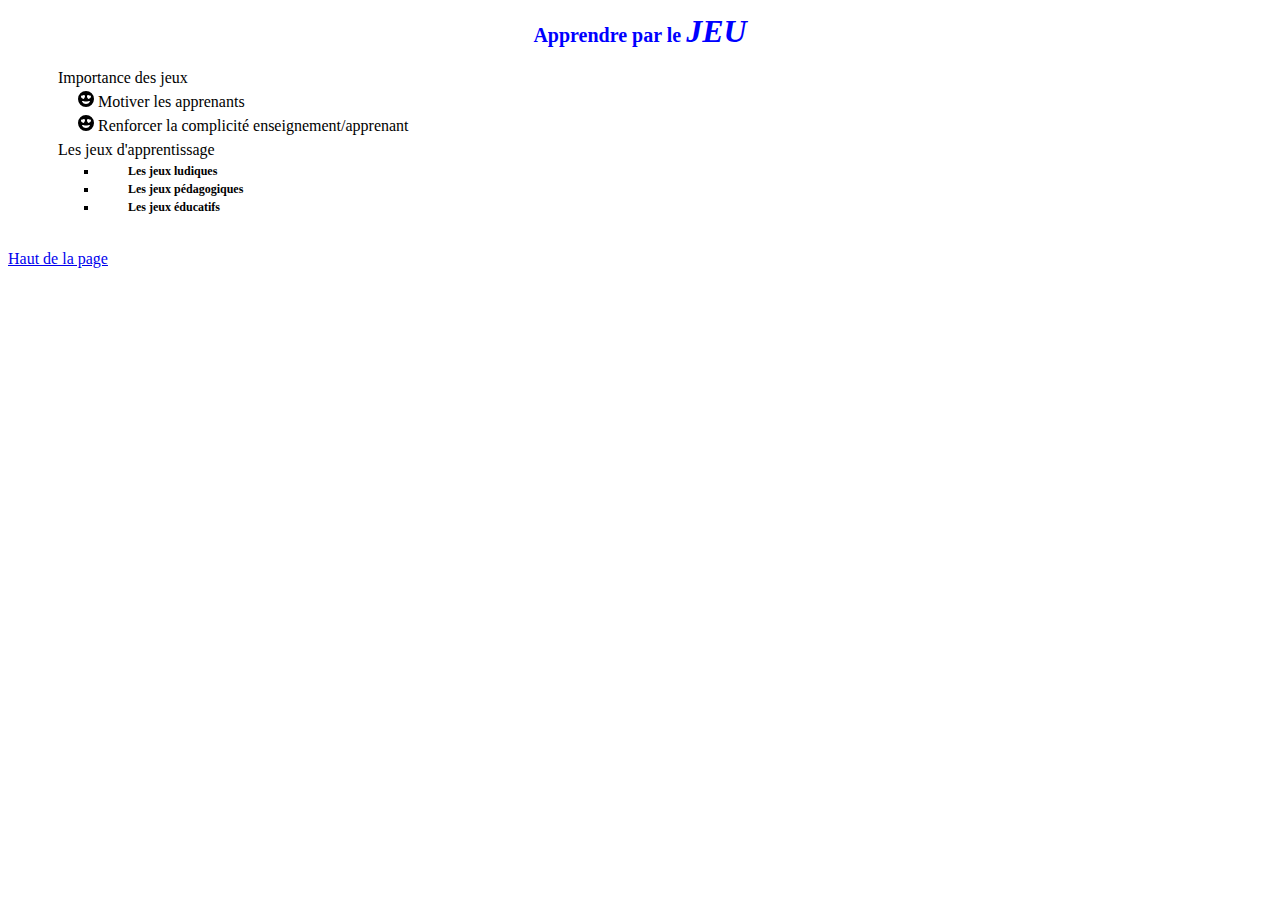
<file: testpratique/AJSITE/index.html>
<!DOCTYPE html>
<html lang="en">
<head>
    <meta charset="UTF-8">
    <meta http-equiv="X-UA-Compatible" content="IE=edge">
    <meta name="viewport" content="width=device-width, initial-scale=1.0">
    <link rel="stylesheet" href="css/Stylejeux.css">
    <title>Votre titre</title>
</head>
<body>
    <h1 class="title">Apprendre par le <span class="spantitle">jeu</span></h1>

    <ol>
        <li>Importance des jeux
            <ol>
                <svg xmlns="http://www.w3.org/2000/svg" width="16" height="16" fill="currentColor" class="bi bi-emoji-heart-eyes-fill" viewBox="0 0 16 16">
                    <path d="M8 0a8 8 0 1 0 0 16A8 8 0 0 0 8 0M4.756 4.566c.763-1.424 4.02-.12.952 3.434-4.496-1.596-2.35-4.298-.952-3.434m6.559 5.448a.5.5 0 0 1 .548.736A4.5 4.5 0 0 1 7.965 13a4.5 4.5 0 0 1-3.898-2.25.5.5 0 0 1 .548-.736h.005l.017.005.067.015.252.055c.215.046.515.108.857.169.693.124 1.522.242 2.152.242s1.46-.118 2.152-.242a27 27 0 0 0 1.109-.224l.067-.015.017-.004.005-.002zm-.07-5.448c1.397-.864 3.543 1.838-.953 3.434-3.067-3.554.19-4.858.952-3.434z"/>
                  </svg> Motiver les apprenants </br>

                  <svg xmlns="http://www.w3.org/2000/svg" width="16" height="16" fill="currentColor" class="bi bi-emoji-heart-eyes-fill" viewBox="0 0 16 16">
                    <path d="M8 0a8 8 0 1 0 0 16A8 8 0 0 0 8 0M4.756 4.566c.763-1.424 4.02-.12.952 3.434-4.496-1.596-2.35-4.298-.952-3.434m6.559 5.448a.5.5 0 0 1 .548.736A4.5 4.5 0 0 1 7.965 13a4.5 4.5 0 0 1-3.898-2.25.5.5 0 0 1 .548-.736h.005l.017.005.067.015.252.055c.215.046.515.108.857.169.693.124 1.522.242 2.152.242s1.46-.118 2.152-.242a27 27 0 0 0 1.109-.224l.067-.015.017-.004.005-.002zm-.07-5.448c1.397-.864 3.543 1.838-.953 3.434-3.067-3.554.19-4.858.952-3.434z"/>
                  </svg> Renforcer la complicité enseignement/apprenant
            </ol>
        </li>
        <li>Les jeux d'apprentissage
            <ul type="square">
                <li>Les jeux ludiques</li>
                <li href="types/jeux/jeuxped.html">Les jeux pédagogiques</li>
                <li>Les jeux éducatifs</li>
            </ul>
        </li>
    </ol>
</body>
<a style="margin-left: 1300px;"href="/AJSITE/TYPES/jeux/jeuxped.html">References</a>
<a href="#title" class="haut">Haut de la page</a>
</body>

</html>
</file>
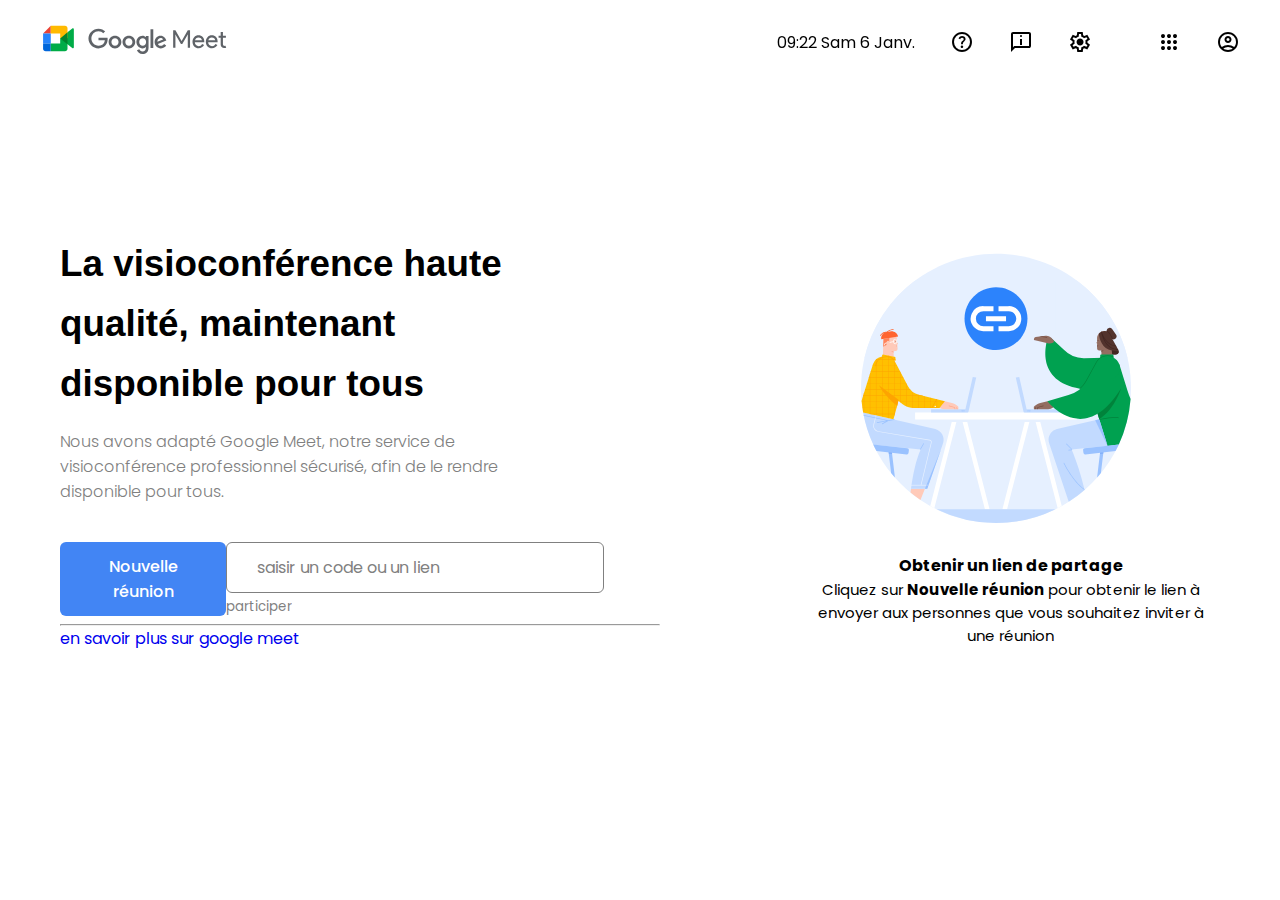
<file: testpratique/google meet/Google meet.html>
<!DOCTYPE html>
<html lang="en">
  <head>
    <meta charset="UTF-8">
    <meta name="viewport" content="width=device-width, initial-scale=1.0">
    <title>Google Meet</title>
    <link rel="stylesheet" href="style.css">
    <!-- Google Fonts Links For Icon -->
    <link rel="stylesheet" href="https://fonts.googleapis.com/css2?family=Material+Symbols+Outlined:opsz,wght,FILL,GRAD@24,400,0,0">
  </head>
  <body>
    <header>
      <nav class="navbar">
        <a class="logo" href="https://github.com/ghalyaamemou"> <img src="logo.svg" alt="google meet logo" style="  width: 190px;"></a>
        <ul class="menu-links">
        
          <li>09:22 Sam 6 Janv.</li>
          <li><a href="https://github.com/ghalyaamemou"><span class="material-symbols-outlined">help</span></a></li>
          <li><a href="https://github.com/ghalyaamemou"><span class="material-symbols-outlined">chat_info</span></a></li>
          <li><a href="https://github.com/ghalyaamemou"><span class="material-symbols-outlined">settings</span></a></li>
          <li><a href="https://github.com/ghalyaamemou"><span class="material-symbols-outlined" style="margin-left:30px;">apps</span></a></li>
          <li><a href="https://github.com/ghalyaamemou"><span class="material-symbols-outlined">account_circle</span></a></li>
        </ul>
      </nav>
    </header>

    <section class="hero-section">
      <div class="content">
        <h3>La visioconférence haute qualité, maintenant disponible pour tous</h3>
        <p>
         Nous avons adapté Google Meet, notre service de visioconférence professionnel sécurisé, afin de le rendre disponible pour tous.
        </p>
        <div class="buttons">
        <a href="https://github.com/ghalyaamemou"><button>Nouvelle réunion</button></a>
        <form class="form">
          <input type="text" name="code" value="saisir un code ou un lien" class="textput">
          <input type="button" name="participer" value="participer" class="btn">
        </form></div>
  <span></span>
  <span></span>
        <hr width="100%" style="margin-top: 6px;" />

        <a href="#">en savoir plus sur google meet</p>
      </div></a>

      <div class="carousel">
        <img src="aa.svg">
        <h4>Obtenir un lien de partage</h4>
        <div>Cliquez sur <strong>Nouvelle réunion</strong> pour obtenir le lien à envoyer aux personnes que vous souhaitez inviter à une réunion</div>


      </div>
    </section>

    
  </body>
</html>
</file>
<file: testpratique/AJSITE/css/Stylejeux.css>
body {
    font-family: Verdana;
}

.title {
    text-align: center;
    color: blue;
    font-family: Papyrus;
    font-weight: bold;
    font-size: 20px;
}

.spantitle {
    font-style: italic;
    font-size: xx-large;
    text-transform: uppercase;
}

ol {
    list-style: none;
    padding-left: 20px;
}

ol li {
    background: url('C:\Users\gsidi\Downloads\smile') no-repeat 0 50%;
    padding-left: 30px;
    line-height: 1.5em;
}

#hautDePage {
    text-align: right;
}

a:visited {
    color: red;
}

.c1 {
    font-weight: bold;
    color: blue;
    font-family: 'Cursive', sans-serif;
}

.c2 {
    font-style: italic;
    color: green;
}

ul > li {
    font-weight: bold;
    font-size: 12px;
}

p > a {
    text-decoration: none;
    color: inherit;
}
#d {
    text-decoration: none;
    color: black;
}
</file>
<file: testpratique/google meet/style.css>
/* Importing Google font - Poppins */
@import url('https://fonts.googleapis.com/css2?family=Poppins:wght@300;400;500;600;700&display=swap');

* {
  margin: 0;
  padding: 0;
  box-sizing: border-box;
  font-family: 'Poppins', sans-serif;
}

header {
  position: fixed;
  top: 0;
  left: 0;
  width: 100%;
  padding: 20px;
}

header .navbar {
  display: flex;
  align-items: center;
  justify-content: space-between;
  max-width: 1200px;
  margin: 0 auto;
}

.navbar .logo {
  color: #fff;
  font-weight: 600;
  font-size: 2.1rem;
  text-decoration: none;
}

.navbar .logo span {
  color: #000;
}

.navbar .menu-links {
  display: flex;
  list-style: none;
  gap: 35px;
}

.navbar a {
  color: #000;
  text-decoration: none;
  transition: 0.2s ease;
}

.navbar a:hover {
  background-color: #a9a9a9;
}

.hero-section {
  height: 100vh;
  background-color:white ;
  background-position: center;
  background-size: cover;
  display: flex;
  align-items: center;
  padding: 0 20px;
}

.hero-section .content {
  max-width: 600px;
  margin: 0 ;
  width: 100%;
  color: #000;
  margin-right: 13%;
}

.hero-section .content h3 {
  font-size: 2.3rem;
  max-width: 450px;
  line-height: 60px;
  font-family: sans-serif;
}

.hero-section .content p {
  font-weight: 300;
  max-width: 500px;
  margin-top: 15px;
  color: gray;
}
 button{
  color: #fff;
  background: #4285F4;
  padding: 12px 30px;
  border: none;
  font-size: 1rem;
  border-radius: 6px;
  margin-top: 38px;
  cursor: pointer;
  font-weight: 500;
  transition: 0.2s ease;
}

button:hover {
  color: #fff;
  background: #4267B2;
}
.textput{
color: gray;
  background: none;
  padding: 12px 30px;
  border:solid 1px;
  font-size: 1rem;
  border-radius: 6px;
  margin-top: 38px;
  cursor: pointer;
  font-weight: 400;
  transition: 0.1s ease;
}
.hero-section .content .buttons{
  display: flex;
  align-items: left;
  justify-content: space-between;
  max-width: 550px;
  margin-left: 0;
}
.btn{
  color: gray;
  background: none;
  border: none;
}
.hero-section .content a {
text-decoration: none;
}
.hero-section .carousel {
  display: grid;
  align-items: center;
  text-align: center;
  max-width: 400px;
  margin-left: none;
}
.hero-section{
  margin: auto;
  align-items: flex;
  display: flex;
  max-width: 1200px;

}
.hero-section .carousel img{
  width: 80%;
  padding-left: 50px;
  margin-bottom: 30px;
}
.hero-section .carousel div{
  font-size:15px;
}
</file>
